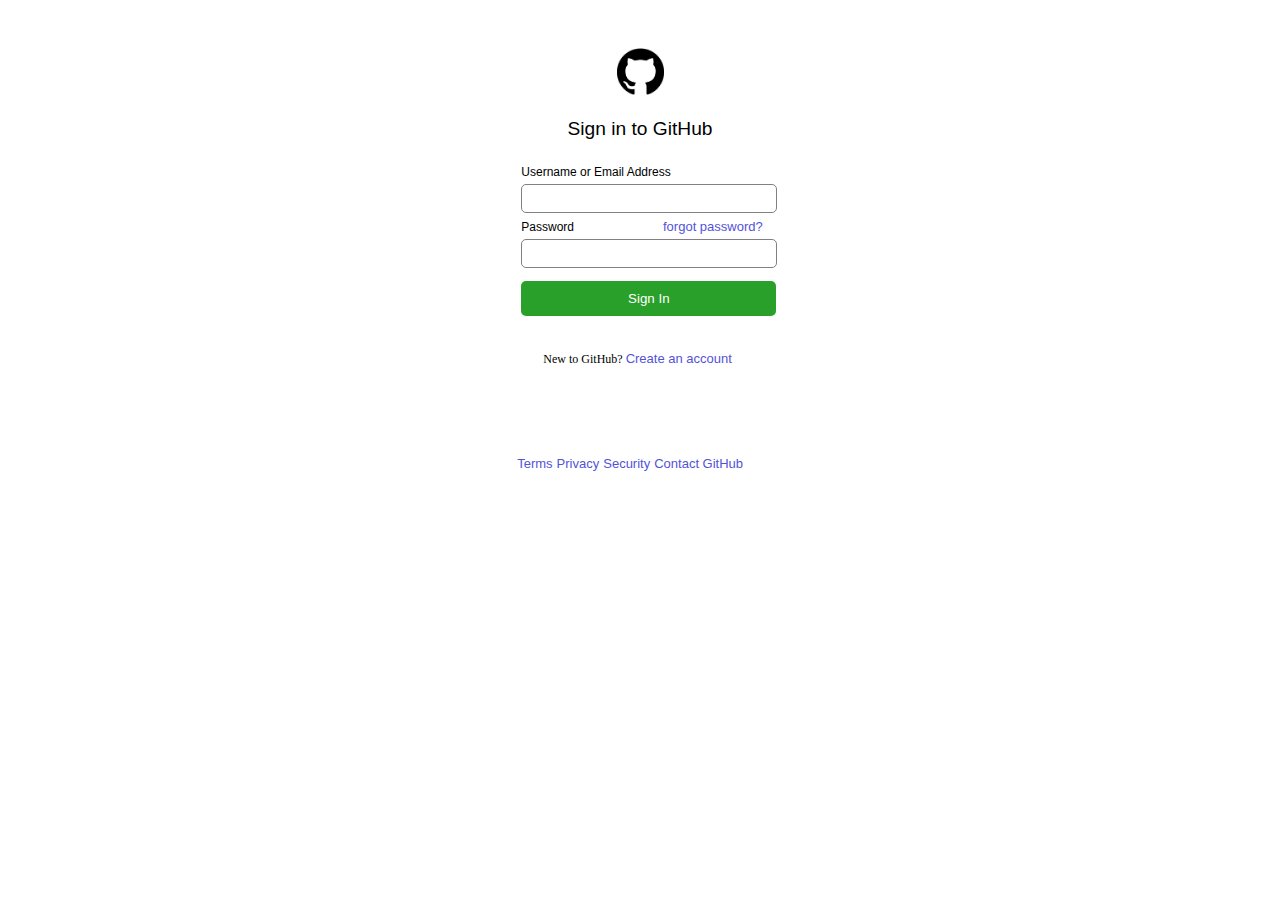
<file: index.html>
<!DOCTYPE html>
<html lang="en">
<head>
    <meta charset="UTF-8">
    <meta http-equiv="X-UA-Compatible" content="IE=edge">
    <meta name="viewport" content="width=device-width, initial-scale=1.0">
    <title>Document</title>
    <link rel="stylesheet" href="styles.css">
</head>
<body>

    <center><img src="[data-uri]"></center>
    <p id="para">Sign in to GitHub</p>
    <div id="div1">
    <div id="div2">
    <table>
    <form action="">
        <tr>
            <td>
                <label for="">Username or Email Address</label>
            </td>
        </tr>
        <tr>
            <td>
                <input type="text">
            </td>
        </tr>

        <tr>
            <td>
                <label for="">Password</label>
                <a href="https://github.com/password_reset" id="forgot">forgot password?</a>
            </td>
            
        </tr>
        <tr>
            <td>
                <input type="password">
            </td>
        </tr>
     </form>
    </table>
        <button>Sign In</button>
    </div>


        <p id="new">
            New to GitHub? <a href="https://github.com/signup?source=login">Create an account</a><br><br><br><br><br><br> 
        </p>

        <a href="https://docs.github.com/en/site-policy/github-terms/github-terms-of-service">&nbsp&nbsp&nbsp&nbsp&nbsp&nbsp&nbsp&nbspTerms</a>
        <a href="https://docs.github.com/en/site-policy/privacy-policies/github-privacy-statement">Privacy</a>
        <a href="https://github.com/security">Security</a>
        <a href="https://support.github.com/?tags=dotcom-direct">Contact GitHub</a>

    
   </div> 
   

</body>
</html>
</file>
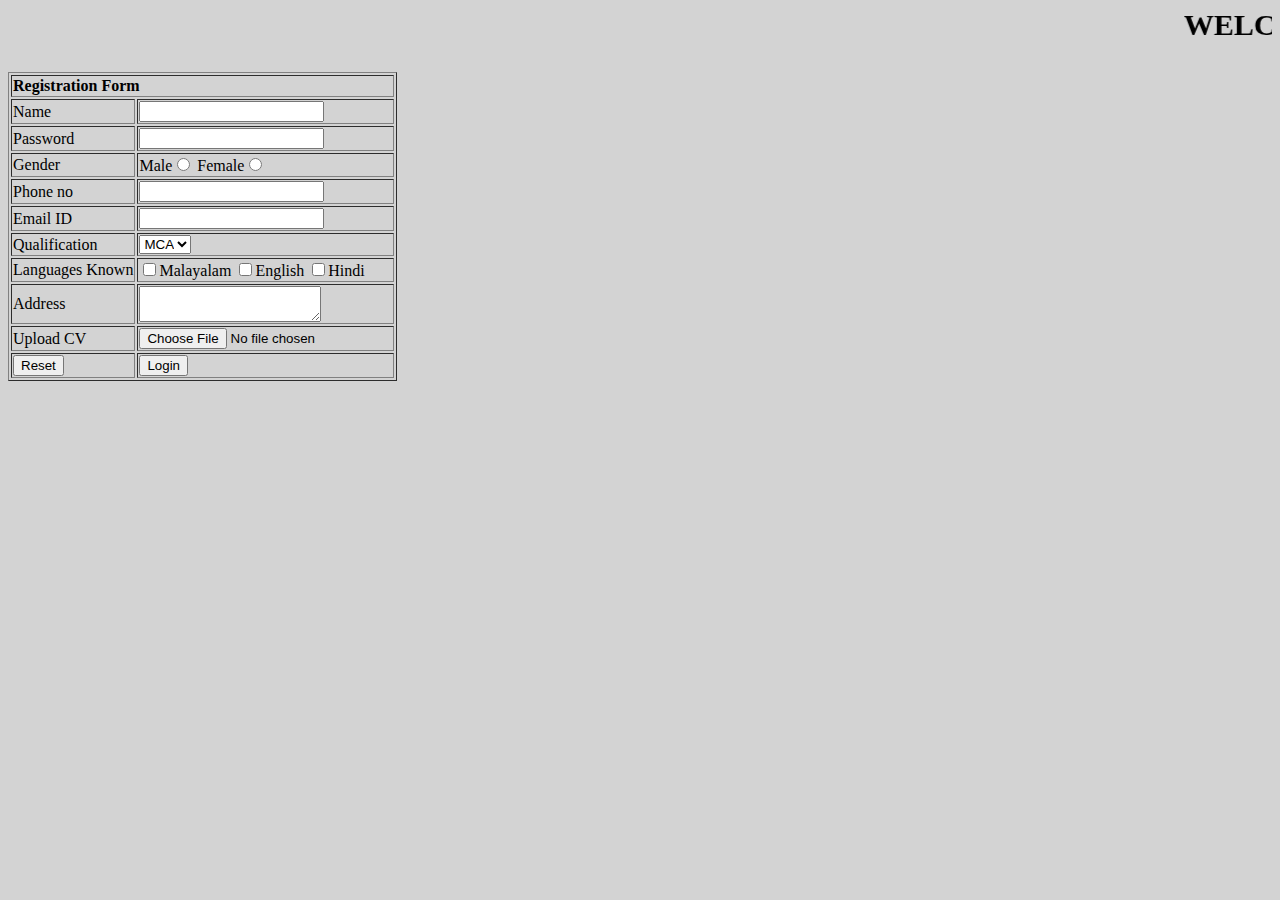
<file: Form.html>
<html>
<head>
</head>
<body bgcolor="#D3D3D3">

<p style="font-size:30px">
<marquee onmouseover="this.stop()" onmouseout="this.start()" scrollamount="10" ><b>WELCOME TO FRESHERS WORLD !!! </b></marquee></p>

<form action="hello.html" method="post">

<table border="1">
<tr><td colspan="3"><strong>Registration Form</strong></td></tr>

<tr><td>Name</td>
<td colspan="2"><input type ="text" id="name"></td></tr>

<tr><td>Password</td>
<td colspan="2"><input type ="password" id="password"></td></tr>

<tr><td>Gender</td>
<td colspan="2">Male<input type ="radio" name="A">
Female<input type ="radio"name="A"><br></td></tr>

<tr><td>Phone no</td>
<td colspan="2"><input type ="text" id="phone"></td></tr>

<tr><td>Email ID</td>
<td colspan="2"><input type ="text" id="mail"></td></tr>

<tr><td>Qualification</td>
<td colspan="2"><select>
			<option>MCA</option>	
			<option>BCA</option>
		</select></td></tr>

            <tr>
                <td>Languages Known</td>
                <td colspan="2">
                    <input type="checkbox">Malayalam 
                    <input type="checkbox">English 
                    <input type="checkbox">Hindi
                </td>
            </tr>

<tr><td>Address</td>
<td colspan="2"><textarea></textarea></td></tr>	
		
        <tr><td>Upload CV</td><td><input type ="File"></td></tr>
<tr><td><input type="reset"></td>
<td colspan="2"><input type ="submit" value="Login"></td></tr>			
				
</table>

		
	</form>
</body>
</html>
</file>
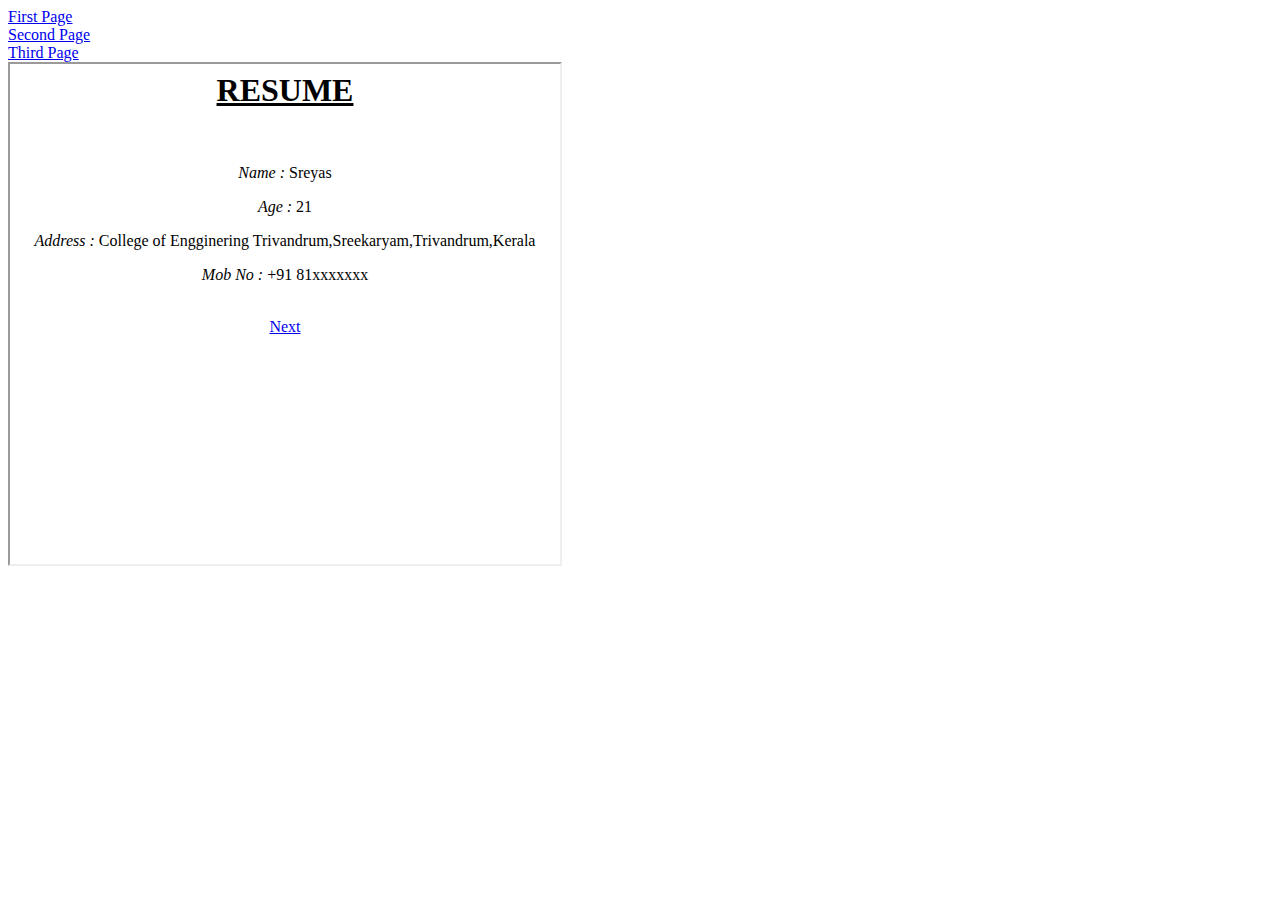
<file: frameItems.html>
<html>
<head>
</head>
<body>
<a href="test1.html" target="b">First Page</a><br>
<a href="test2.html" target="b">Second Page</a><br>
<a href="test3.html" target="b">Third Page</a><BR>
<iframe src="test1.html" height=500 width=550>

</body>
</html>
</file>
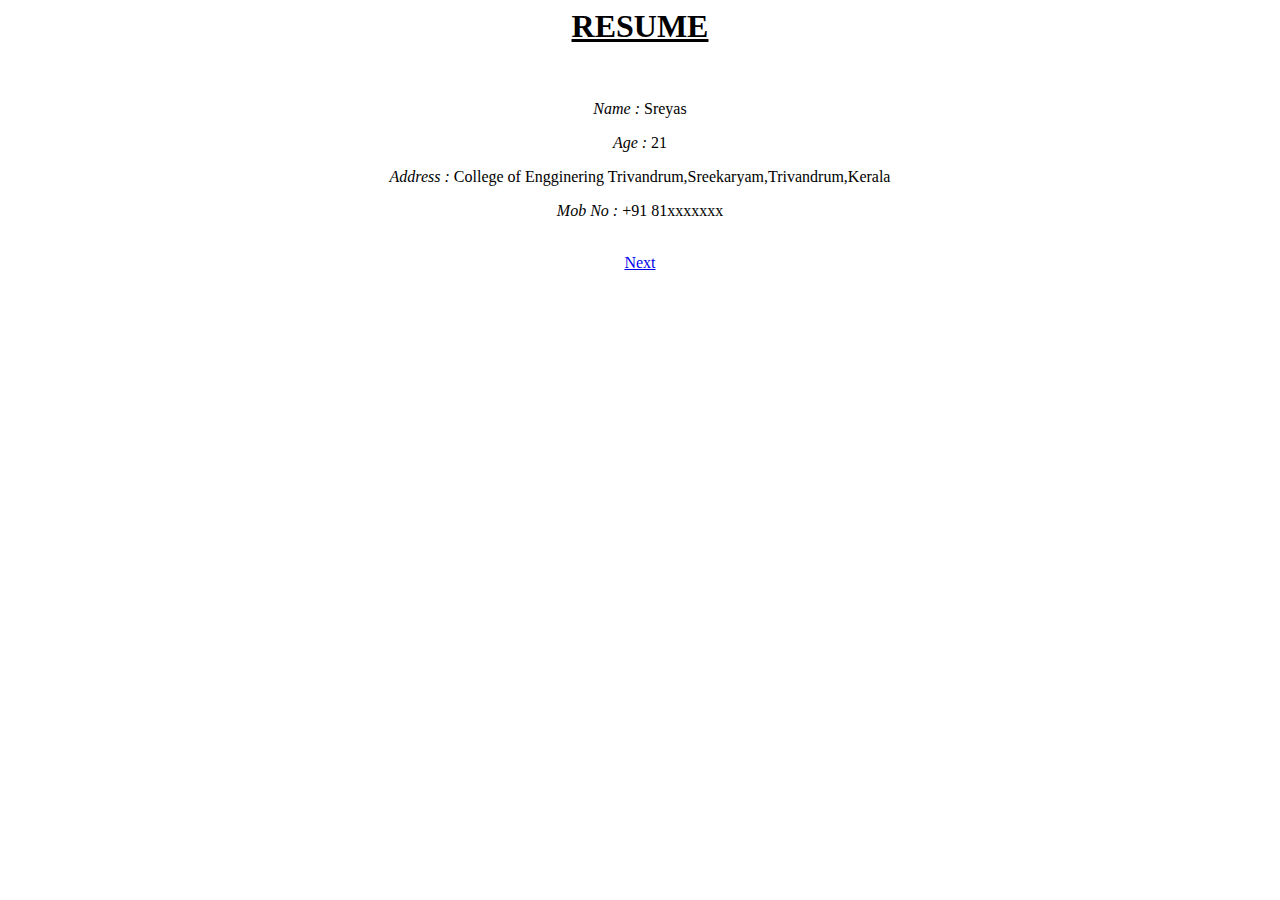
<file: test1.html>
<html>
<head>
<title>
Resume Page 1
</title>
</head>
<body>
<center><h1><b><u>RESUME</u></b></H1><br>
<P><I>Name :</i> Sreyas</P>
<P><I>Age :</i> 21 </P>
<P><I>Address :</i> College of Engginering Trivandrum,Sreekaryam,Trivandrum,Kerala</P>
<P><I>Mob No :</i> +91 81xxxxxxx</P><br>
<a href="test2.html">Next</a>
</body>
</html>
</file>
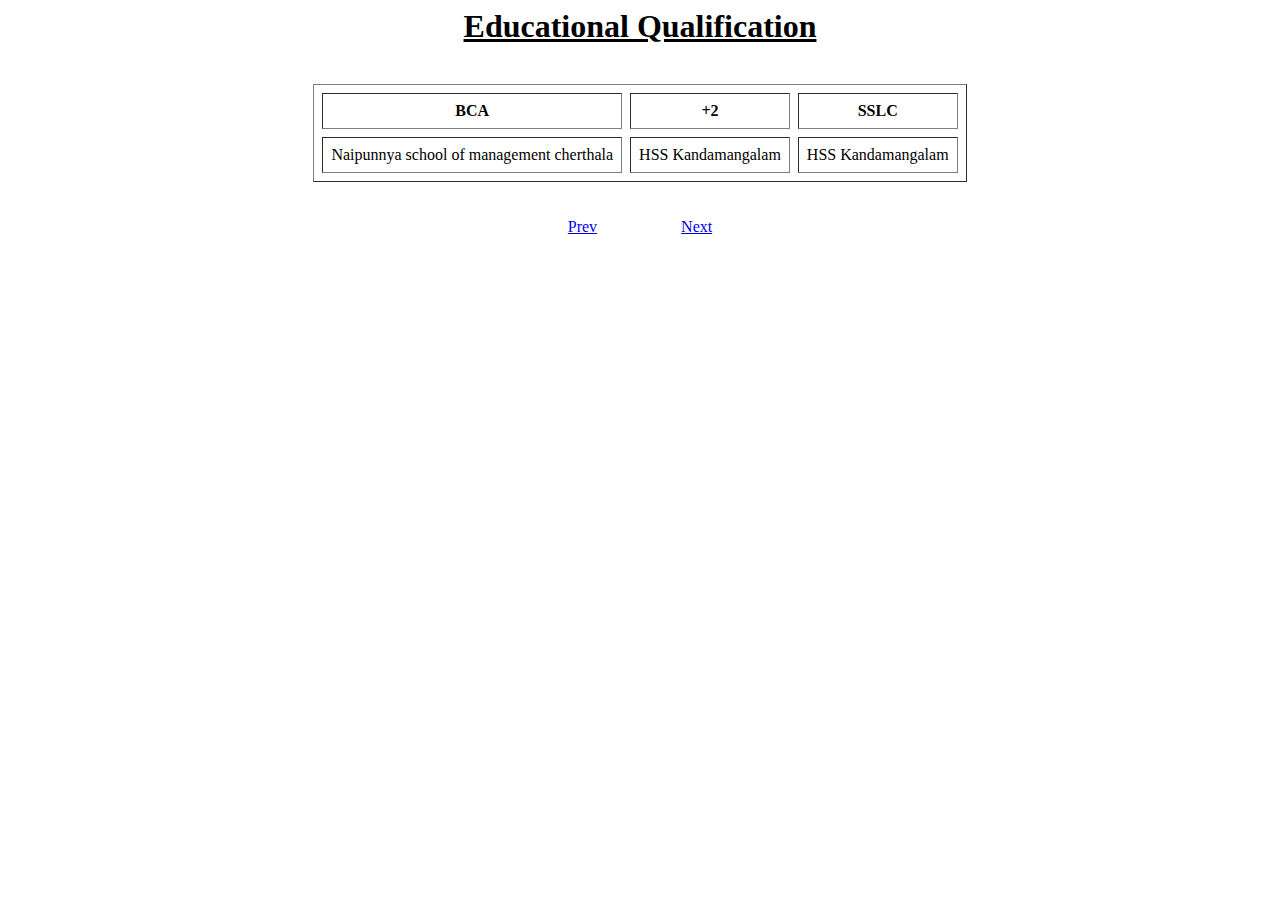
<file: test2.html>
<html>
<head>
<title>
Resume Page 2
</title></head>
<body>
<center>
<h1><u>Educational Qualification</u></h1><br>
 <table border="1"cellspacing="8" cellpadding="8">
  <tr>
    <th>BCA </th>
    <th>+2</th>
    <th>SSLC</th>
  </tr>
  <tr>
    <td>Naipunnya school of management cherthala </td>
    <td>HSS Kandamangalam</td>
    <td>HSS Kandamangalam </td>
  </tr>
</table><br><br>
<a href="test1.html">Prev</a> &nbsp&nbsp&nbsp&nbsp&nbsp&nbsp&nbsp&nbsp&nbsp&nbsp&nbsp&nbsp&nbsp&nbsp&nbsp&nbsp&nbsp&nbsp&nbsp&nbsp<a href="test3.html">Next</a> </center>
</body>
</html>
</file>
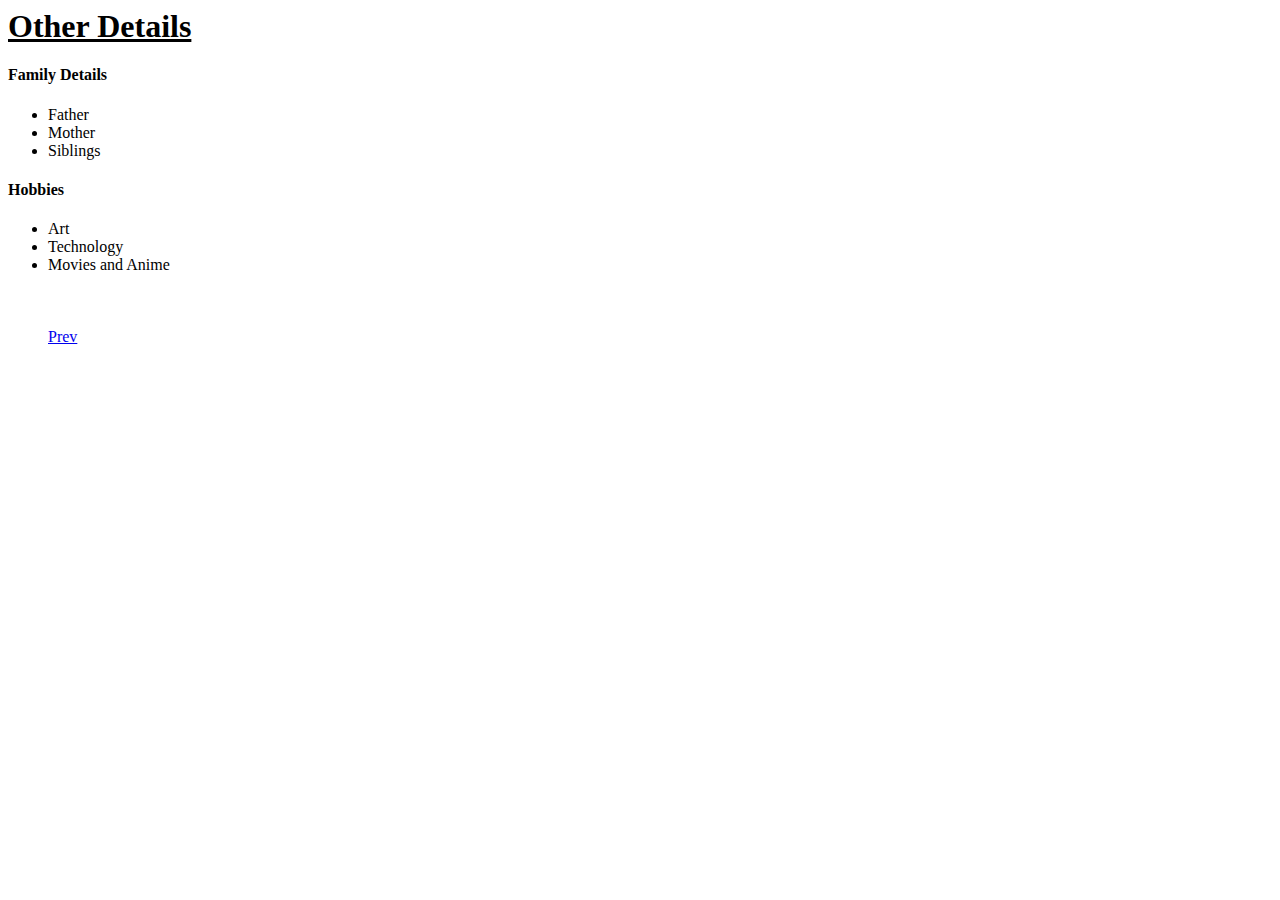
<file: test3.html>
<html>
<head>
<title>
Resume Page 3
</title></head>
<body>

<H1><u>Other Details</u></h1>
<h4>Family Details</h4>
<ul>
<li>Father</li>
<li>Mother</li>
<li>Siblings</li>
</ul>
<h4>Hobbies</h4>
<ul>
<li>Art</li>
<li>Technology</li>
<li>Movies and Anime</li><br><br><br>
<a href="test2.html">Prev</a>

</body>
</html>
</file>
<file: styles.css>
img{
    margin-top: 40px;
    height: 47px;
    width: 47px;
}
#para{
    font-size: larger;
    font-family: 'Segoe UI', Tahoma, Geneva, Verdana, sans-serif;
    text-align: center;
}
table{
    align-items: center;
    margin-left: 30px;
}
label{
    font-size: .75rem;
    font-family: 'Segoe UI', Tahoma, Geneva, Verdana, sans-serif;
}
input{
    height: 25px;
    width: 250px;
    border: 1px solid grey;
    border-radius: 5px;
}
button{
    height: 35px;
    width: 255px;
    background-color: rgb(41, 160, 41);
    color: white;
    border: none;
    border-radius: 5px;
    cursor: pointer;
    margin-left: 33px;
    margin-top: 10px;
}
button:hover{
    background-color: rgb(31, 121, 31);
}

#div1{
   margin-left: 38%; 
}
#forgot{
    margin-left: 85px;
}
a{
    text-decoration: none;
    color: rgb(83, 83, 216);
    font-size: small;
    font-family: 'Segoe UI', Tahoma, Geneva, Verdana, sans-serif;
}
#new{
    font-size: .75rem;
    margin-left: 55px;
    margin-top: 35px;

}
/*#div2{
    border: 1px solid grey;
    height: 200px;
    width: 260px;
}
</file>
